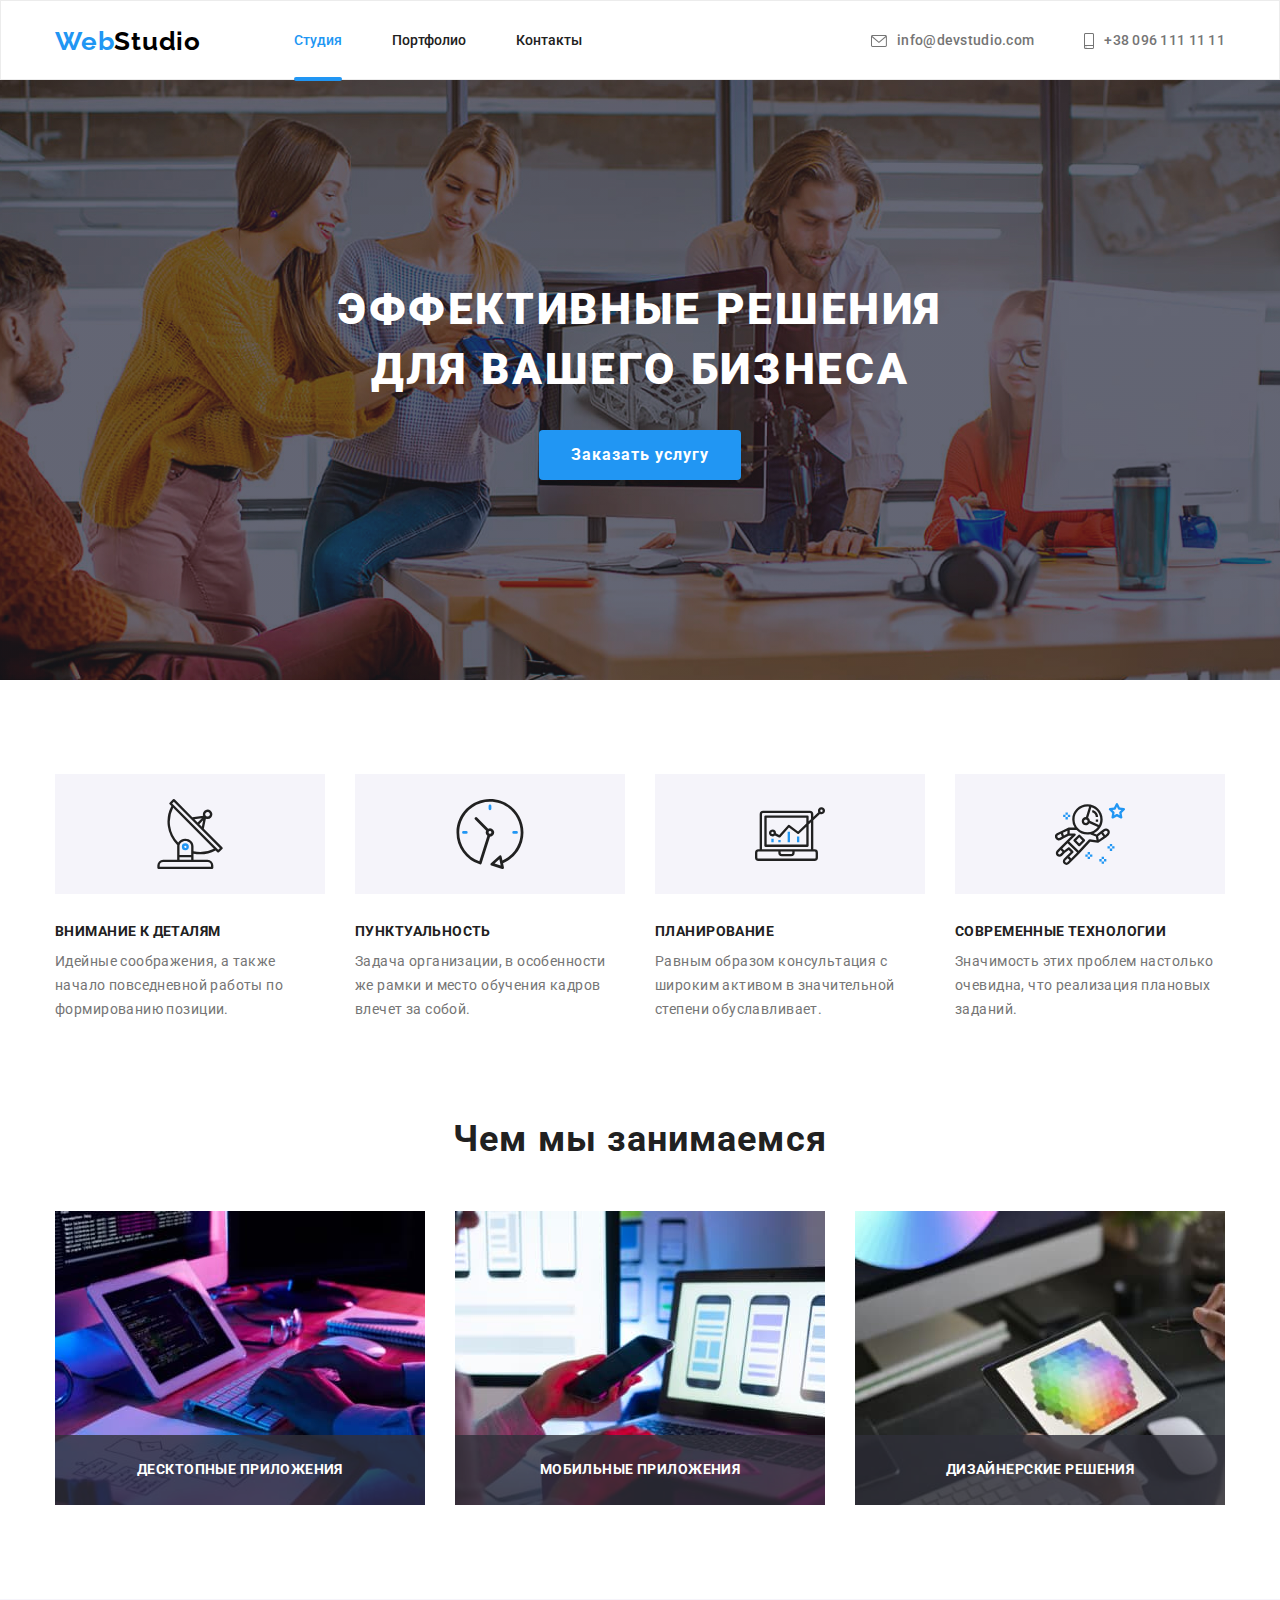
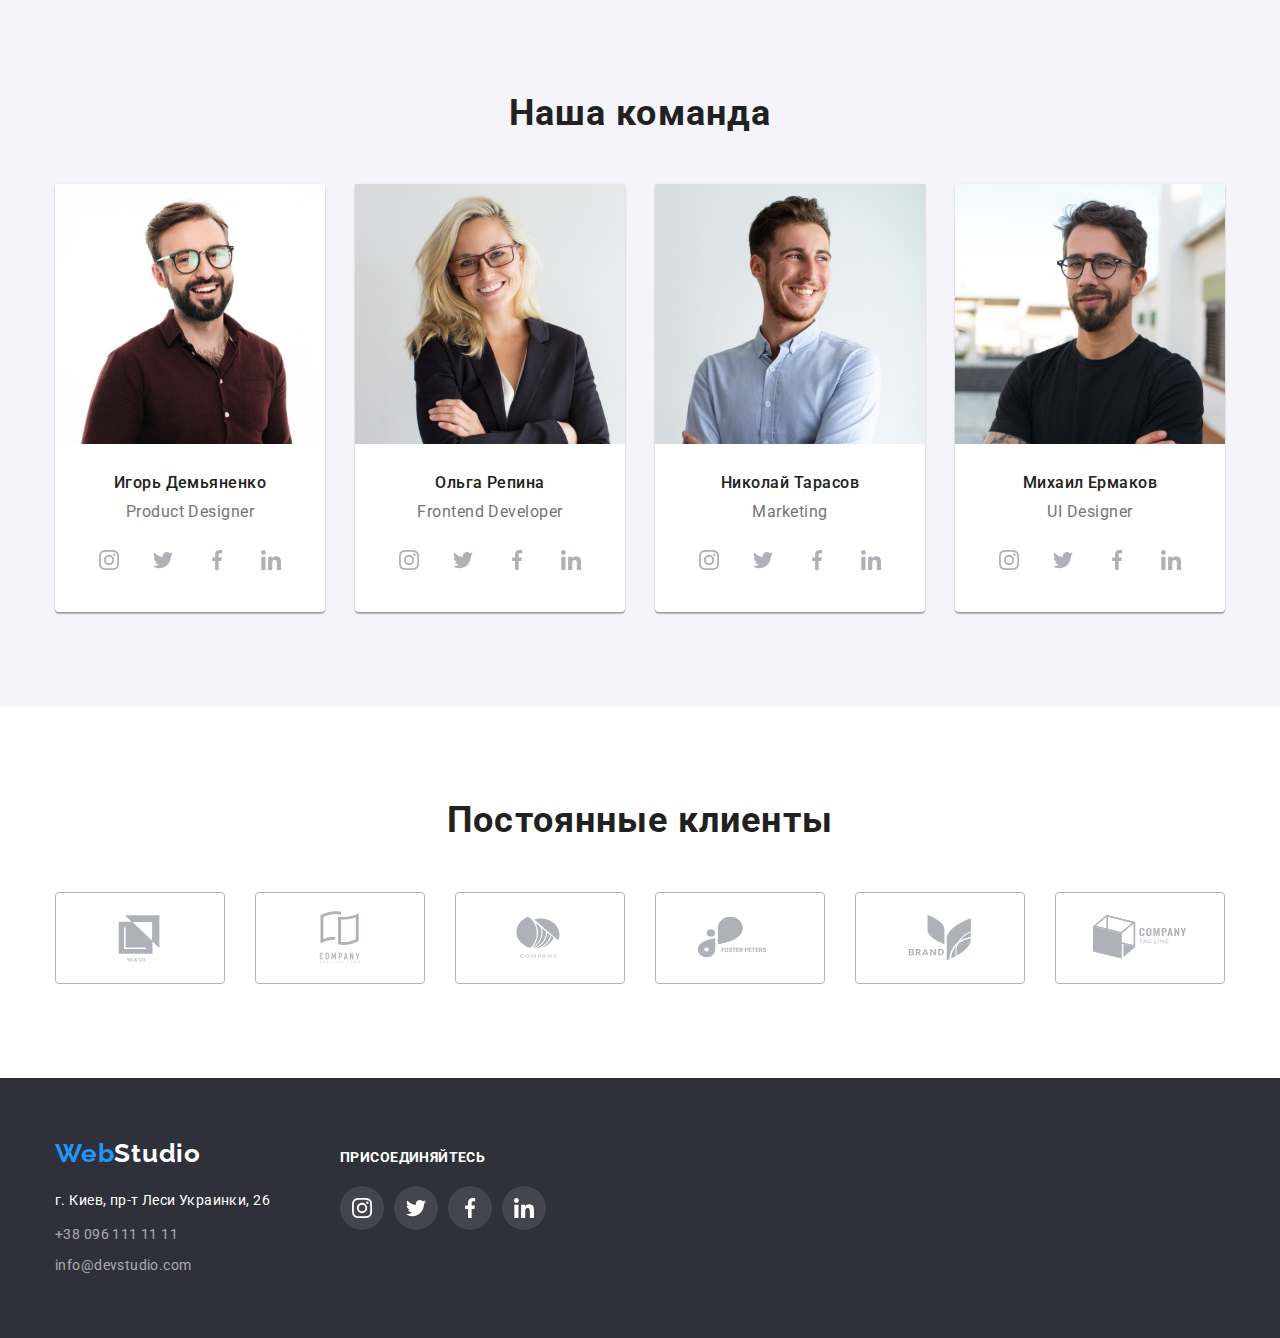
<file: index.html>
<!DOCTYPE html>
<html lang="ru">
<head>
    <meta charset="UTF-8">
    <meta http-equiv="X-UA-Compatible" content="IE=edge">
    <meta name="viewport" content="width=device-width, initial-scale=1.0">
    <link rel="preconnect" href="https://fonts.googleapis.com">
    <link rel="preconnect" href="https://fonts.gstatic.com" crossorigin>
    <link href="https://fonts.googleapis.com/css2?family=Raleway:wght@700&family=Roboto:wght@400;500;700;900&display=swap"
        rel="stylesheet">
    <link rel="stylesheet" href="./css/modern-normalize.css" />
    <link rel="stylesheet" href="./css/styles.css" />
    <title>Студия</title>
</head>
<body class="background">
    <header class="header">
        <div class="container header-container">
            <nav class="nav-container">
            <a href="./index.html" class="studio-name">Web<span class="second-logo-color-header">Studio</span></a>
            <ul class="header-links-container">
                <li class="header-links"><a class="link current" href="./index.html">Студия</a></li>
                <li class="header-links"><a class="link" href="./portfolio.html">Портфолио</a></li>
                <li class="header-links"><a class="link" href="">Контакты</a></li>
            </ul>
            </nav>
            <ul class="header-contacts-container">
                <li class="header-contacts-link"><a class="header-contacts" href="mailto:info@devstudio.com">
                    <svg class="header-contacts-icon" width="16" height="12">
                        <use href="./images/icons.svg#icon-mail"></use>
                    </svg>
                    info@devstudio.com</a></li>
                <li class="header-contacts-link"><a class="header-contacts" href="tel:+380961111111">
                    <svg class="header-contacts-icon" width="10" height="16">
                        <use href="./images/icons.svg#icon-smartphone"></use>
                    </svg>
                    +38 096 111 11 11</a></li>
            </ul>
        </div>
    </header>
    <main>
        <section class="hero-section">
            <div class="container">
                <h1 class="first-heading">Эффективные решения для вашего бизнеса</h1>
                <button class="hero-section-button" type="button" data-modal-open>Заказать услугу</button>
            </div>
        </section>
        <section class="section">
            <div class="container">
                <h2 class="hidding-text">Особенности</h2>
                <ul class="peculiarities-list">
                    <li class="peculiarities-container">
                        <div class="peculiarities-icon-container">
                            <svg class="peculiarities-icon" width="70" height="70">
                                <use href="./images/icons.svg#icon-antenna"></use>
                            </svg>
                        </div>
                        <h3 class="peculiarities-heading">Внимание к деталям</h3>
                        <p class="peculiarities-text">Идейные соображения, а также начало повседневной работы по формированию позиции.</p>
                    </li>
                    <li class="peculiarities-container">
                        <div class="peculiarities-icon-container">
                            <svg class="peculiarities-icon" width="70" height="70">
                                <use href="./images/icons.svg#icon-clock"></use>
                            </svg>
                        </div>
                        <h3 class="peculiarities-heading">Пунктуальность</h3>
                        <p class="peculiarities-text">Задача организации, в особенности же рамки и место обучения кадров влечет за собой.</p>
                    </li>
                    <li class="peculiarities-container">
                        <div class="peculiarities-icon-container">
                            <svg class="peculiarities-icon" width="70" height="70">
                                <use href="./images/icons.svg#icon-diagram"></use>
                            </svg>
                        </div>
                        <h3 class="peculiarities-heading">Планирование</h3>
                        <p class="peculiarities-text">Равным образом консультация с широким активом в значительной степени обуславливает.</p>
                    </li>
                    <li class="peculiarities-container">
                        <div class="peculiarities-icon-container">
                            <svg class="peculiarities-icon" width="70" height="70">
                                <use href="./images/icons.svg#icon-astronaut"></use>
                            </svg>
                        </div>
                        <h3 class="peculiarities-heading">Современные технологии</h3>
                        <p class="peculiarities-text">Значимость этих проблем настолько очевидна, что реализация плановых заданий.</p>
                    </li>
                </ul>
            </div>
        </section>
        <section class="section">
            <div class="container">
                <h2 class="our-worcks-main-heading">Чем мы занимаемся</h2>
                <ul class="our-worcks-list">
                    <li class="our-worcks-container"><img src="./images/box1_img.jpg" alt="человек набирает текст на клавиатуре сидя перед планшетом" width="370">
                    <div class="our-worcks-bg">
                    <h3 class="our-worcks-heading">Десктопные приложения</h3>
                    </div>
                    </li>
                    <li class="our-worcks-container"><img src="./images/box2_img.jpg" alt="человек сидит перед ноутбуком и смотрит в телефон" width="370">
                    <div class="our-worcks-bg">
                    <h3 class="our-worcks-heading">Мобильные приложения</h3>
                    </div>
                    </li>
                    <li class="our-worcks-container"><img src="./images/box3_img.jpg" alt="человек выбирает стилусом грандиент цветов на планшете" width="370">
                    <div class="our-worcks-bg">
                    <h3 class="our-worcks-heading">Дизайнерские решения</h3>
                    </div>
                    </li>
                </ul>
            </div>
        </section>
        <section class="team-section section">
            <div class="container">
                <h2 class="our-team-heading">Наша команда</h2>
                <ul class="our-team-list">
                    <li class="team-member-cart">
                        <img src="./images/demyanenko.jpg" alt="фото сотрудника Игоря Демьяненка" width="270">
                        <div class="team-member-text">
                            <h3 class="team-member-name">Игорь Демьяненко</h3>
                            <p lang="en" class="position">Product Designer</p>
                            <ul class="team-social-list">
                                <li class="team-social-item">
                                    <a href="" class="team-social-link">
                                        <svg class="team-social-icon" width="20" height="20">
                                        <use href="./images/icons.svg#icon-instagram"></use>
                                        </svg>
                                    </a>
                                </li>
                                <li class="team-social-item">
                                    <a href="" class="team-social-link">
                                        <svg class="team-social-icon" width="20" height="20">
                                        <use href="./images/icons.svg#icon-twitter"></use>
                                        </svg>
                                    </a>
                                </li>
                                <li class="team-social-item">
                                    <a href="" class="team-social-link">
                                        <svg class="team-social-icon" width="20" height="20">
                                        <use href="./images/icons.svg#icon-facebook"></use>
                                        </svg>
                                    </a>
                                </li>
                                <li class="team-social-item">
                                    <a href="" class="team-social-link">
                                        <svg class="team-social-icon" width="20" height="20">
                                        <use href="./images/icons.svg#icon-linkedin"></use>
                                        </svg>
                                    </a>
                                </li>
                            </ul>
                        </div>
                    </li>
                    <li class="team-member-cart">
                        <img src="./images/repina.jpg" alt="фото сотрудницы Ольги Репины" width="270">
                        <div class="team-member-text">
                            <h3 class="team-member-name">Ольга Репина</h3>
                            <p lang="en" class="position">Frontend Developer</p>
                            <ul class="team-social-list">
                                <li class="team-social-item">
                                    <a href="" class="team-social-link">
                                        <svg class="team-social-icon" width="20" height="20">
                                        <use href="./images/icons.svg#icon-instagram"></use>
                                        </svg>
                                    </a>
                                </li>
                                <li class="team-social-item">
                                    <a href="" class="team-social-link">
                                        <svg class="team-social-icon" width="20" height="20">
                                        <use href="./images/icons.svg#icon-twitter"></use>
                                        </svg>
                                    </a>
                                </li>
                                <li class="team-social-item">
                                    <a href="" class="team-social-link">
                                        <svg class="team-social-icon" width="20" height="20">
                                        <use href="./images/icons.svg#icon-facebook"></use>
                                        </svg>
                                    </a>
                                </li>
                                <li class="team-social-item">
                                    <a href="" class="team-social-link">
                                        <svg class="team-social-icon" width="20" height="20">
                                        <use href="./images/icons.svg#icon-linkedin"></use>
                                        </svg>
                                    </a>
                                </li>
                            </ul>
                        </div>
                    </li>
                    <li class="team-member-cart">
                        <img src="./images/tarasov.jpg" alt="фото сотрудника Николая Тарасова" width="270">
                        <div class="team-member-text">
                            <h3 class="team-member-name">Николай Тарасов</h3>
                            <p lang="en" class="position">Marketing</p>
                            <ul class="team-social-list">
                                <li class="team-social-item">
                                    <a href="" class="team-social-link">
                                        <svg class="team-social-icon" width="20" height="20">
                                        <use href="./images/icons.svg#icon-instagram"></use>
                                        </svg>
                                    </a>
                                </li>
                                <li class="team-social-item">
                                    <a href="" class="team-social-link">
                                        <svg class="team-social-icon" width="20" height="20">
                                        <use href="./images/icons.svg#icon-twitter"></use>
                                        </svg>
                                    </a>
                                </li>
                                <li class="team-social-item">
                                    <a href="" class="team-social-link">
                                        <svg class="team-social-icon" width="20" height="20">
                                        <use href="./images/icons.svg#icon-facebook"></use>
                                        </svg>
                                    </a>
                                </li>
                                <li class="team-social-item">
                                    <a href="" class="team-social-link">
                                        <svg class="team-social-icon" width="20" height="20">
                                        <use href="./images/icons.svg#icon-linkedin"></use>
                                        </svg>
                                    </a>
                                </li>
                            </ul>
                        </div>
                    </li>
                    <li class="team-member-cart">
                        <img src="./images/yermakov.jpg" alt="фото сотрудника Михаила Ермакова" width="270">
                        <div class="team-member-text">
                            <h3 class="team-member-name">Михаил Ермаков</h3>
                            <p lang="en" class="position">UI Designer</p>
                            <ul class="team-social-list">
                                <li class="team-social-item">
                                    <a href="" class="team-social-link">
                                        <svg class="team-social-icon" width="20" height="20">
                                        <use href="./images/icons.svg#icon-instagram"></use>
                                        </svg>
                                    </a>
                                </li>
                                <li class="team-social-item">
                                    <a href="" class="team-social-link">
                                        <svg class="team-social-icon" width="20" height="20">
                                        <use href="./images/icons.svg#icon-twitter"></use>
                                        </svg>
                                    </a>
                                </li>
                                <li class="team-social-item">
                                    <a href="" class="team-social-link">
                                        <svg class="team-social-icon" width="20" height="20">
                                        <use href="./images/icons.svg#icon-facebook"></use>
                                        </svg>
                                    </a>
                                </li>
                                <li class="team-social-item">
                                    <a href="" class="team-social-link">
                                        <svg class="team-social-icon" width="20" height="20">
                                        <use href="./images/icons.svg#icon-linkedin"></use>
                                        </svg>
                                    </a>
                                </li>
                            </ul>
                        </div>
                    </li>
                </ul>
            </div>
        </section>
        <section class="section">
            <div class="container">
                <h2 class="clients-heading">Постоянные клиенты</h2>
                <ul class="clients-list">
                    <li class="clients-item">
                        <a href="" class="clients-link">
                            <svg class="clients-icon" width="106" height="60">
                                <use href="./images/icons.svg#icon-client-logo-1"></use>

                            </svg>
                        </a>
                    </li>
                    <li class="clients-item">
                        <a href="" class="clients-link">
                            <svg class="clients-icon" width="106" height="60">
                                <use href="./images/icons.svg#icon-client-logo-2"></use>

                            </svg>
                        </a>
                    </li>
                    <li class="clients-item">
                        <a href="" class="clients-link">
                            <svg class="clients-icon" width="106" height="60">
                                <use href="./images/icons.svg#icon-client-logo-3"></use>

                            </svg>
                        </a>
                    </li>
                    <li class="clients-item">
                        <a href="" class="clients-link">
                            <svg class="clients-icon" width="106" height="60">
                                <use href="./images/icons.svg#icon-client-logo-4"></use>

                            </svg>
                        </a>
                    </li>
                    <li class="clients-item">
                        <a href="" class="clients-link">
                            <svg class="clients-icon" width="106" height="60">
                                <use href="./images/icons.svg#icon-client-logo-5"></use>

                            </svg>
                        </a>
                    </li>
                    <li class="clients-item">
                        <a href="" class="clients-link">
                            <svg class="clients-icon" width="106" height="60">
                                <use href="./images/icons.svg#icon-client-logo-6"></use>

                            </svg>
                        </a>
                    </li>
                </ul>
            </div>
        </section>
    </main>
    <footer class="footer-section">
        <div class="container footer-container">
            <div class="adress-container">
                    <a href="./index.html" class="footer-studio-name">Web<span class="second-logo-color-footer">Studio</span></a>
                    <address>
                    <ul class="footer-list">
                        <li class="studio-adress">г. Киев, пр-т Леси Украинки, 26</li>
                        <li class="footer-contacts"><a class="footer-contacts-link" href="tel:+380961111111">+38 096 111 11 11</a></li>
                        <li class="footer-contacts"><a class="footer-contacts-link" href="mailto:info@devstudio.com">info@devstudio.com</a></li>
                    </ul>
                </address>
                </div>
                <div class="footer-social-container">
                    <p class="footer-social-heading">Присоединяйтесь</p>
                        <ul class="footer-social-list">
                            <li class="footer-social-item">
                                <a href="" class="footer-social-link">
                                    <svg class="footer-social-icon" width="20" height="20">
                                        <use href="./images/icons.svg#icon-instagram"></use>
                                    </svg>
                                </a>
                            </li>
                            <li class="footer-social-item">
                                <a href="" class="footer-social-link">
                                    <svg class="footer-social-icon" width="20" height="20">
                                        <use href="./images/icons.svg#icon-twitter"></use>
                                    </svg>
                                </a>
                            </li>
                            <li class="footer-social-item">
                                <a href="" class="footer-social-link">
                                    <svg class="footer-social-icon" width="20" height="20">
                                        <use href="./images/icons.svg#icon-facebook"></use>
                                    </svg>
                                </a>
                            </li>
                            <li class="footer-social-item">
                                <a href="" class="footer-social-link">
                                    <svg class="footer-social-icon" width="20" height="20">
                                        <use href="./images/icons.svg#icon-linkedin"></use>
                                    </svg>
                                </a>
                            </li>
                        </ul>
                </div>
            </div>
    </footer>
        <div class="backdrop is-hidden" data-modal>
        <div class="modal">
            <button type="button" class="modal-close" data-modal-close>
                <svg class="close-icon" width="18" height="18">
                    <use href="./images/icons.svg#icon-modal-close"></use>
                </svg>
            </button>
        </div>
    </div>
    <script src="./js/modal.js"></script>
</body>
</html>
</file>
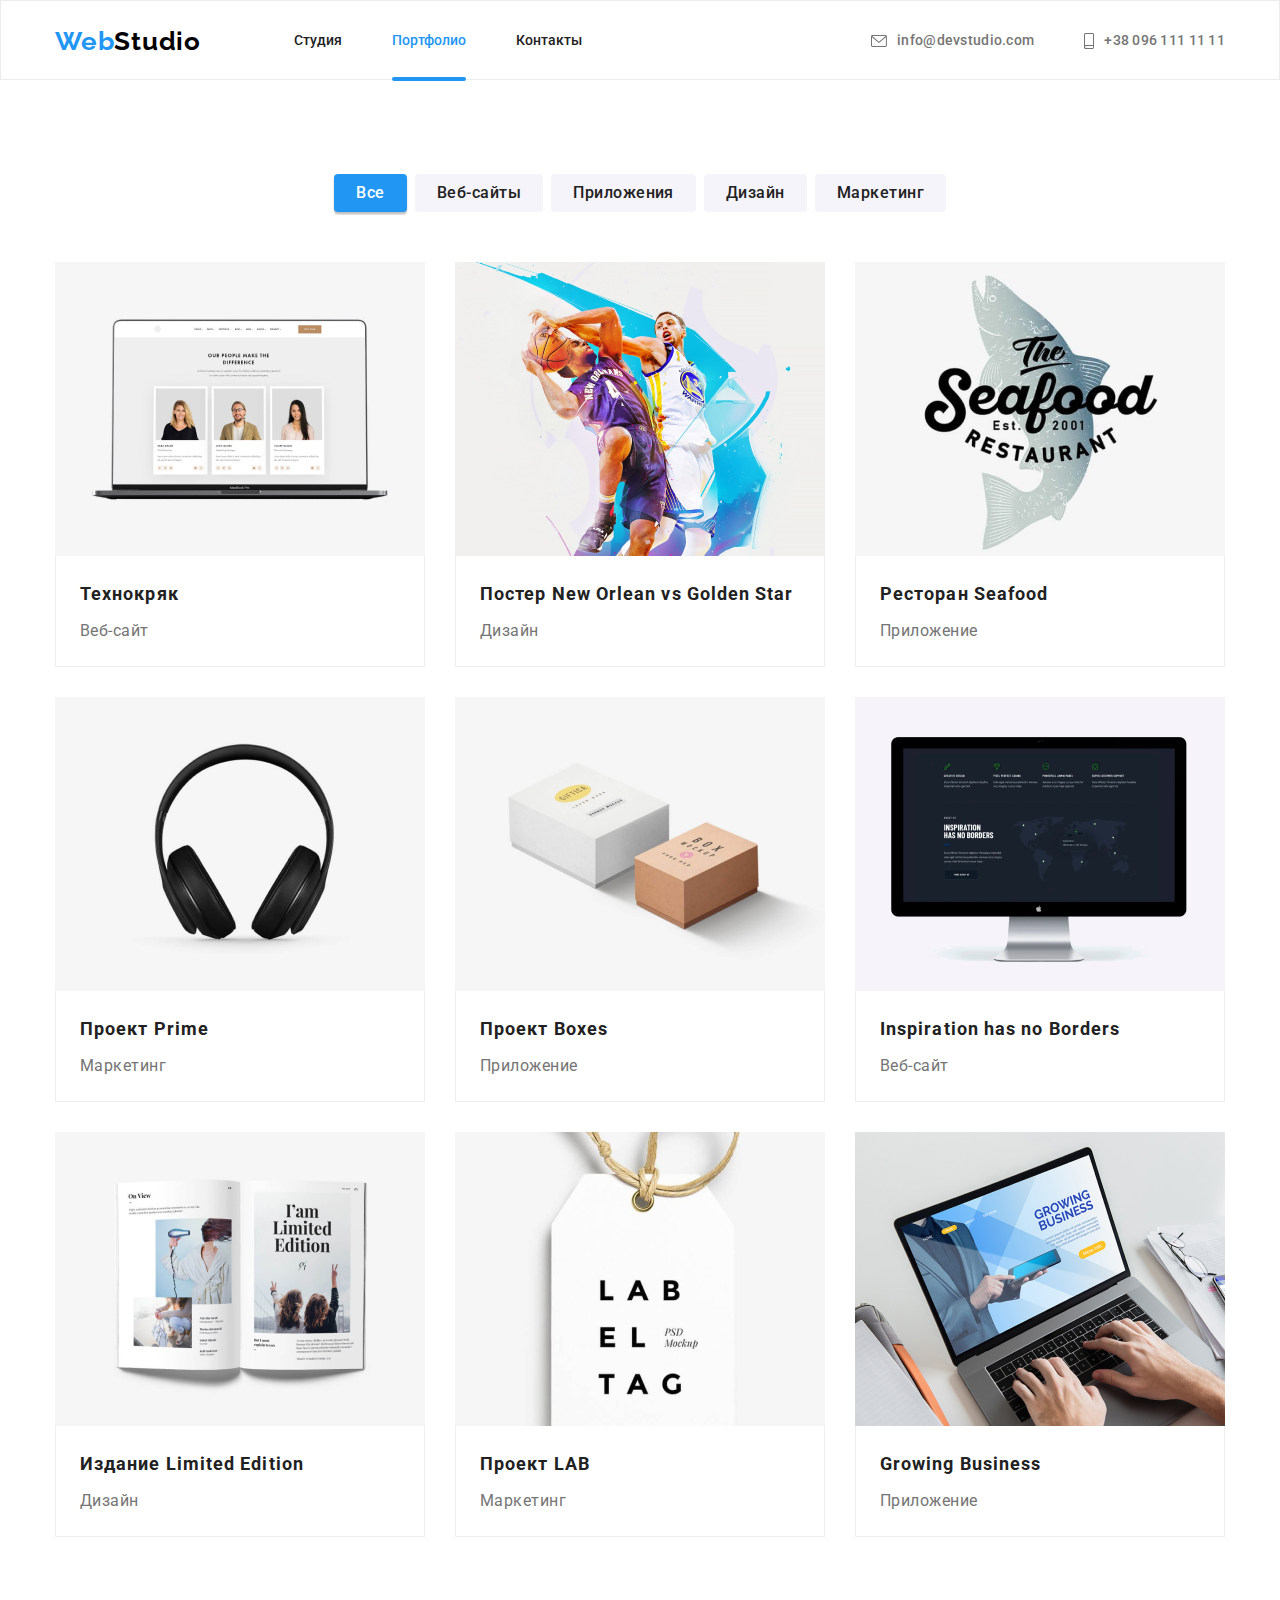
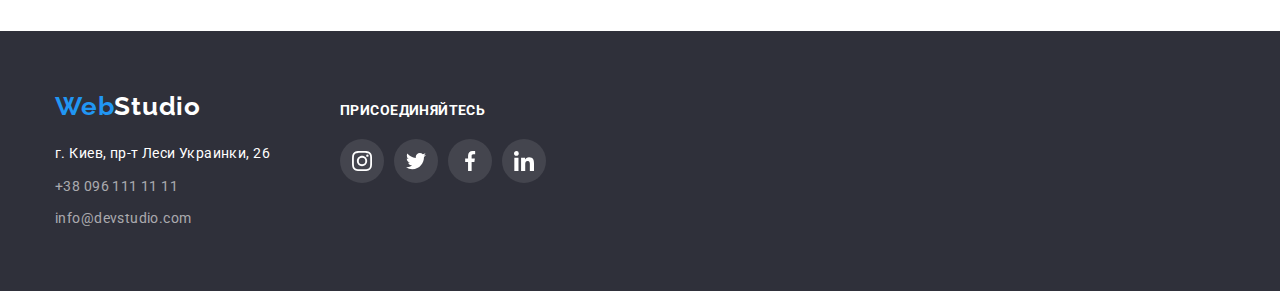
<file: portfolio.html>
<!DOCTYPE html>
<html lang="ru">
<head>
    <meta charset="UTF-8">
    <meta http-equiv="X-UA-Compatible" content="IE=edge">
    <meta name="viewport" content="width=device-width, initial-scale=1.0">
    <link rel="preconnect" href="https://fonts.googleapis.com">
    <link rel="preconnect" href="https://fonts.gstatic.com" crossorigin>
    <link href="https://fonts.googleapis.com/css2?family=Raleway:wght@700&family=Roboto:wght@400;500;700;900&display=swap"
        rel="stylesheet">
    <link rel="stylesheet" href="./css/modern-normalize.css" />
    <link rel="stylesheet" href="./css/styles.css" />
    <title>Портфолио</title>
</head>
<body class="background">
    <header class="header">
        <div class="container header-container">
            <nav class="nav-container">
                <a href="./index.html" class="studio-name">Web<span class="second-logo-color-header">Studio</span></a>
                <ul class="header-links-container">
                    <li class="header-links"><a class="link" href="./index.html">Студия</a></li>
                    <li class="header-links"><a class="link current" href="./portfolio.html">Портфолио</a></li>
                    <li class="header-links"><a class="link" href="">Контакты</a></li>
                </ul>
            </nav>
            <ul class="header-contacts-container">
                <li class="header-contacts-link"><a class="header-contacts" href="mailto:info@devstudio.com">
                        <svg class="header-contacts-icon" width="16" height="12">
                            <use href="./images/icons.svg#icon-mail"></use>
                        </svg>
                        info@devstudio.com</a></li>
                <li class="header-contacts-link"><a class="header-contacts" href="tel:+380961111111">
                        <svg class="header-contacts-icon" width="10" height="16">
                            <use href="./images/icons.svg#icon-smartphone"></use>
                        </svg>
                        +38 096 111 11 11</a></li>
            </ul>
        </div>
    </header>
    <main>
        <section class="section">
            <div class="container">
                <h1 class="hidding-text">Портфолио</h1>
                <ul class="portfolio-button-container">
                    <li class="portfolio-filter"><button class="portfolio-button current" type="button">Все</button></li>
                    <li class="portfolio-filter"><button class="portfolio-button" type="button">Веб-сайты</button></li>
                    <li class="portfolio-filter"><button class="portfolio-button" type="button">Приложения</button></li>
                    <li class="portfolio-filter"><button class="portfolio-button" type="button">Дизайн</button></li>
                    <li class="portfolio-filter"><button class="portfolio-button" type="button">Маркетинг</button></li>
                </ul>
                
                <ul class="project-list">
                    <li class="project">
                        <a href="" class="project-link">
                            <div class="project-cart-top">
                                <img src="./images/group_1.jpg" alt="" width="370">
                                <p class="project-cart-text">Технокряк это современная площадка распространения коронавируса. Компании используют эту платформу для цифрового
                                шпионажа и атак на защищённые сервера конкурентов.</p>
                                </div>
                                <div class="project-cart-bottom"> 
                                <h2 class="project-name">Технокряк</h2>
                                <p class="project-text">Веб-сайт</p>
                            </div>
                        </a>
                    </li>
                    <li class="project">
                        <a href="" class="project-link">
                            <div class="project-cart-top">
                        <img src="./images/group_2.jpg" alt="" width="370">
                            <p class="project-cart-text">Технокряк это современная площадка распространения коронавируса. Компании используют эту платформу для цифрового
                                шпионажа и атак на защищённые сервера конкурентов.</p>
                        </div>
                        <div class="project-cart-bottom"> 
                            <h2 class="project-name">Постер <span lang="en">New Orlean vs Golden Star</span></h2>
                            <p class="project-text">Дизайн</p>
                        
                        </div>
                        </a>
                    </li>
                    <li class="project">
                        <a href="" class="project-link">
                            <div class="project-cart-top">
                        <img src="./images/group_3.jpg" alt="" width="370">
                            <p class="project-cart-text">Технокряк это современная площадка распространения коронавируса. Компании используют эту платформу для цифрового
                                шпионажа и атак на защищённые сервера конкурентов.</p>
                        </div>
                        <div class="project-cart-bottom"> 
                            <h2 class="project-name">Ресторан <span lang="en">Seafood</span></h2>
                            <p class="project-text">Приложение</p>
                        
                        </div>
                        </a>
                    </li>
                    <li class="project">
                        <a href="" class="project-link">
                            <div class="project-cart-top">
                        <img src="./images/group_4.jpg" alt="" width="370">
                            <p class="project-cart-text">Технокряк это современная площадка распространения коронавируса. Компании используют эту платформу для цифрового
                                шпионажа и атак на защищённые сервера конкурентов.</p>
                        </div>
                        <div class="project-cart-bottom"> 
                            <h2 class="project-name">Проект <span lang="en">Prime</span></h2>
                            <p class="project-text">Маркетинг</p>
                        
                        </div>
                        </a>
                    </li>
                    <li class="project">
                        <a href="" class="project-link">
                            <div class="project-cart-top">
                        <img src="./images/group_5.jpg" alt="" width="370">
                            <p class="project-cart-text">Технокряк это современная площадка распространения коронавируса. Компании используют эту платформу для цифрового
                                шпионажа и атак на защищённые сервера конкурентов.</p>
                        </div>
                        <div class="project-cart-bottom"> 
                            <h2 class="project-name">Проект <span lang="en">Boxes</span></h2>
                            <p class="project-text">Приложение</p>
                        
                        </div>
                        </a>
                    </li>
                    <li class="project">
                        <a href="" class="project-link">
                            <div class="project-cart-top">
                        <img src="./images/group_6.jpg" alt="" width="370">
                            <p class="project-cart-text">Технокряк это современная площадка распространения коронавируса. Компании используют эту платформу для цифрового
                                шпионажа и атак на защищённые сервера конкурентов.</p>
                        </div>
                        <div class="project-cart-bottom"> 
                            <h2 class="project-name" lang="en">Inspiration has no Borders</h2>
                            <p class="project-text">Веб-сайт</p>
                        
                        </div>
                        </a>
                    </li>
                    <li class="project">
                        <a href="" class="project-link">
                            <div class="project-cart-top">
                        <img src="./images/group_7.jpg" alt="" width="370">
                            <p class="project-cart-text">Технокряк это современная площадка распространения коронавируса. Компании используют эту платформу для цифрового
                                шпионажа и атак на защищённые сервера конкурентов.</p>
                        </div>
                        <div class="project-cart-bottom"> 
                            <h2 class="project-name">Издание <span lang="en">Limited Edition</span></h2>
                            <p class="project-text">Дизайн</p>
                        
                        </div>
                        </a>
                    </li>
                    <li class="project">
                        <a href="" class="project-link">
                            <div class="project-cart-top">
                        <img src="./images/group_8.jpg" alt="" width="370">
                            <p class="project-cart-text">Технокряк это современная площадка распространения коронавируса. Компании используют эту платформу для цифрового
                                шпионажа и атак на защищённые сервера конкурентов.</p>
                        </div>
                        <div class="project-cart-bottom"> 
                            <h2 class="project-name">Проект <span lang="en">LAB</span></h2>
                            <p class="project-text">Маркетинг</p>
                        
                        </div>
                        </a>
                    </li>
                    <li class="project">
                        <a href="" class="project-link">
                            <div class="project-cart-top">
                        <img src="./images/group_9.jpg" alt="" width="370">
                            <p class="project-cart-text">Технокряк это современная площадка распространения коронавируса. Компании используют эту платформу для цифрового
                                шпионажа и атак на защищённые сервера конкурентов.</p>
                        </div>
                        <div class="project-cart-bottom"> 
                            <h2 class="project-name" lang="en">Growing Business</h2>
                            <p class="project-text">Приложение</p>
                        
                        </div>
                        </a>
                    </li>
                </ul>
            </div>
        </section>

    </main>
    <footer class="footer-section">
        <div class="container footer-container">
            <div class="adress-container">
                <a href="./index.html" class="footer-studio-name">Web<span
                        class="second-logo-color-footer">Studio</span></a>
                <address>
                    <ul class="footer-list">
                        <li class="studio-adress">г. Киев, пр-т Леси Украинки, 26</li>
                        <li class="footer-contacts"><a class="footer-contacts-link" href="tel:+380961111111">+38 096 111 11
                                11</a></li>
                        <li class="footer-contacts"><a class="footer-contacts-link"
                                href="mailto:info@devstudio.com">info@devstudio.com</a></li>
                    </ul>
                </address>
            </div>
            <div class="footer-social-container">
                <p class="footer-social-heading">Присоединяйтесь</p>
                <ul class="footer-social-list">
                    <li class="footer-social-item">
                        <a href="" class="footer-social-link">
                            <svg class="footer-social-icon" width="20" height="20">
                                <use href="./images/icons.svg#icon-instagram"></use>
                            </svg>
                        </a>
                    </li>
                    <li class="footer-social-item">
                        <a href="" class="footer-social-link">
                            <svg class="footer-social-icon" width="20" height="20">
                                <use href="./images/icons.svg#icon-twitter"></use>
                            </svg>
                        </a>
                    </li>
                    <li class="footer-social-item">
                        <a href="" class="footer-social-link">
                            <svg class="footer-social-icon" width="20" height="20">
                                <use href="./images/icons.svg#icon-facebook"></use>
                            </svg>
                        </a>
                    </li>
                    <li class="footer-social-item">
                        <a href="" class="footer-social-link">
                            <svg class="footer-social-icon" width="20" height="20">
                                <use href="./images/icons.svg#icon-linkedin"></use>
                            </svg>
                        </a>
                    </li>
                </ul>
            </div>
        </div>
    </footer>
</body>
</html>
</file>
<file: css/styles.css>
:root {
  --studio-color: #2196f3;
  --second-studio-color: #212121;
  --third-studio-color: #757575;
  --main-background-color: #ffffff;
  --first-logo-color: #ffffff;
  --second-logo-color: #000000;
  --main-heading-color: #ffffff;
  --active-text-color: #ffffff;
  --second-background-color: #f5f4fa;
  --third-background-color: #2f303a;
  --footer-contacts-color: rgba(255, 255, 255, 0.6);
  --border-color: #ececec;
  --portfolio-border-color: #eeeeee;
  --animation-speed: 250ms;
  --animation-cubic: var(--animation-speed) cubic-bezier(0.4, 0, 0.2, 1);
}

h1,
h2,
h3,
h4,
h5,
h6,
p {
  margin: 0;
}

ul {
  margin: 0;
  padding: 0;
}

body {
  font-family: 'Roboto', sans-serif;
  background-color: var(--main-background-color);
  color: var(--third-studio-color);
}
/* HEADER */

.container {
  width: 1200px;
  padding: 0 15px;
  margin: 0 auto;
}

.header {
  border: 1px solid var(--border-color);
  height: 80px;
}

.second-logo-color-header {
  color: var(--second-logo-color);
}

.header-contacts {
  font-weight: 500;
  font-size: 14px;
  line-height: 1.14;
  letter-spacing: 0.02em;
  color: var(--third-studio-color);
  text-decoration: none;
  padding-bottom: 32px;
  padding-top: 32px;
  display: flex;
  justify-content: center;
  align-items: center;
  transition: color var(--animation-cubic);
}

.header-contacts-icon {
  fill: currentColor;
  margin-right: 10px;
}

.header-contacts:hover,
.header-contacts:focus {
  color: var(--studio-color);
}

.header-container {
  display: flex;
  align-items: center;
  justify-content: space-between;
}

.nav-container {
  display: flex;
  align-items: center;
}

.header-links-container {
  list-style-type: none;
  display: flex;
  justify-content: center;
}

.header-contacts-container {
  list-style-type: none;
  display: flex;
  justify-content: center;
}

.link.current {
  color: var(--studio-color);
  position: relative;
}

.link.current::after {
  content: '';
  width: 100%;
  height: 4px;
  border-radius: 2px;
  background-color: var(--studio-color);
  position: absolute;
  left: 0;
  bottom: 0;
}

.header-links {
  margin-right: 50px;
}

.header-links:last-child {
  margin-right: 0px;
}

.header-contacts-link {
  margin-left: 50px;
}

.header-contacts-link:first-child {
  margin-left: 0px;
}

.studio-name {
  font-family: Raleway, sans-serif;
  font-weight: bold;
  font-size: 26px;
  line-height: 1.19;
  text-decoration: none;
  letter-spacing: 0.03em;
  color: var(--studio-color);
  margin-right: 93px;
  padding-bottom: 24px;
  padding-top: 24px;
}

.second-logo-color-footer {
  color: var(--first-logo-color);
}

.link {
  font-weight: 500;
  font-size: 14px;
  line-height: 1.14;
  list-style-type: none;
  text-decoration: none;
  color: var(--second-studio-color);
  padding-bottom: 32px;
  padding-top: 32px;
  display: flex;
  transition: color var(--animation-cubic);
}

.link:hover,
.link:focus {
  color: var(--studio-color);
}

/* HERO */

.first-heading {
  font-style: normal;
  font-weight: 900;
  font-size: 44px;
  line-height: 1.36;
  text-align: center;
  letter-spacing: 0.06em;
  text-transform: uppercase;
  color: var(--main-heading-color);
  width: 696px;
  min-height: 120px;
  margin: 0px auto 30px auto;
}

.hero-section-button {
  background-color: var(--studio-color);
  font-family: Roboto;
  box-shadow: 0px 4px 4px rgba(0, 0, 0, 0.15);
  font-style: normal;
  font-weight: bold;
  font-size: 16px;
  line-height: 1.87;
  display: flex;
  align-items: center;
  text-align: center;
  letter-spacing: 0.06em;
  color: var(--active-text-color);
  cursor: pointer;
  border: 0;
  border-radius: 4px;
  margin: 0 auto;
  padding: 10px 32px;
  min-height: 200;
  height: 50;
  transition: background-color var(--animation-cubic);
}

.hero-section-button:hover,
.hero-section-button:focus {
  background-color: #188ce8;
}

.hero-section {
  display: flex;
  max-width: 1600px;
  margin: 0 auto;
  background-color: var(--third-background-color);
  padding-bottom: 200px;
  padding-top: 200px;
  background-image: linear-gradient(to right, #2f303a66, #2f303a66), url(../images/hero-img.jpg);
  background-repeat: no-repeat;
  background-position: center;
  background-size: cover;
}

/* PRECULIARITIES */

.hidding-text {
  display: none;
}

.peculiarities-heading {
  font-style: normal;
  font-weight: bold;
  font-size: 14px;
  line-height: 1.14;
  letter-spacing: 0.03em;
  text-transform: uppercase;
  color: var(--second-studio-color);
  margin-bottom: 10px;
  height: 16px;
}

.peculiarities-text {
  font-size: 14px;
  line-height: 1.71;
  letter-spacing: 0.03em;
  height: 75px;
}

.peculiarities-container {
  margin-right: 30px;
  width: 270px;
}

.peculiarities-icon-container {
  display: flex;
  width: 270px;
  height: 120px;
  background-color: var(--second-background-color);
  margin-bottom: 30px;
  align-items: center;
  justify-content: center;
}

.peculiarities-container:last-child {
  margin-right: 0;
}

.peculiarities-list {
  list-style-type: none;
  display: flex;
}

/* OUR WORCKS */

.our-worcks-main-heading {
  font-style: normal;
  font-weight: bold;
  font-size: 36px;
  line-height: 1.16;
  text-align: center;
  letter-spacing: 0.03em;
  color: var(--second-studio-color);
  margin-bottom: 50px;
}

.our-worcks-list {
  list-style-type: none;
  display: flex;
  justify-content: space-between;
}

.our-worcks-container {
  margin-right: 30px;
  position: relative;
}

.our-worcks-container:last-child {
  margin-right: 0px;
}

.our-worcks-bg {
  display: flex;
  justify-content: center;
  position: absolute;
  width: 100%;
  height: 70px;
  background-color: rgba(47, 48, 58, 0.8);
  left: 0;
  bottom: 0;
}

.our-worcks-heading {
  display: flex;
  align-items: center;
  font-style: normal;
  font-weight: bold;
  font-size: 14px;
  line-height: 1.14;
  letter-spacing: 0.03em;
  text-transform: uppercase;
  color: var(--main-heading-color);
}

/* OUR TEAM */
.team-section {
  background-color: var(--second-background-color);
}

.our-team-heading,
.clients-heading {
  font-style: normal;
  font-weight: bold;
  font-size: 36px;
  line-height: 1.16;
  text-align: center;
  letter-spacing: 0.03em;
  color: var(--second-studio-color);
  margin-bottom: 50px;
}

.our-team-list {
  list-style-type: none;
  display: flex;
  text-align: center;
}

.team-member-name {
  font-style: normal;
  font-weight: 500;
  font-size: 16px;
  line-height: 1.18;
  letter-spacing: 0.03em;
  color: var(--second-studio-color);
  margin-bottom: 10px;
}

.team-member-text {
  padding: 30px 32px;
}

.position {
  font-weight: normal;
  font-size: 16px;
  line-height: 1.18;
  letter-spacing: 0.03em;
  margin-bottom: 16px;
}

.team-social-list {
  display: flex;
  justify-content: center;
  list-style-type: none;
}

.team-social-item {
  width: 44px;
  height: 44px;
}

.team-social-link {
  width: 100%;
  height: 100%;
  border-radius: 50%;
  display: flex;
  align-items: center;
  justify-content: center;
  color: #afb1b8;
  transition: color var(--animation-cubic), background-color var(--animation-cubic);
}

.team-social-item:nth-child(-n + 3) {
  margin-right: 10px;
}

.team-social-icon {
  fill: currentColor;
}

.team-social-link:hover,
.team-social-link:focus {
  background-color: var(--studio-color);
  color: var(--main-background-color);
}

.team-member-cart {
  background-color: var(--main-background-color);
  margin-right: 30px;
  box-shadow: 0px 1px 3px rgba(0, 0, 0, 0.12), 0px 1px 1px rgba(0, 0, 0, 0.14),
    0px 2px 1px rgba(0, 0, 0, 0.2);
  border-radius: 0px 0px 4px 4px;
}

.team-member-cart:last-child {
  margin-right: 0px;
}

.clients-list {
  display: flex;
  list-style-type: none;
  justify-content: center;
}

.clients-item {
  width: 170px;
  height: 92px;
}

.clients-link {
  width: 100%;
  height: 100%;
  display: flex;
  align-items: center;
  justify-content: center;
  border-radius: 4px;
  border: 1px solid #afb1b8;
  color: #afb1b8;
  cursor: pointer;
  transition: border var(--animation-cubic), color var(--animation-cubic);
}

.clients-item:nth-child(-n + 5) {
  margin-right: 30px;
}

.clients-icon {
  fill: currentColor;
}

.clients-link:hover,
.clients-link:focus {
  color: var(--studio-color);
  border: 1px solid var(--studio-color);
}

/* FOOTER */
.footer-studio-name {
  font-family: Raleway, sans-serif;
  font-weight: bold;
  font-size: 26px;
  line-height: 1.19;
  text-decoration: none;
  letter-spacing: 0.03em;
  color: var(--studio-color);
  display: flex;
  margin-bottom: 20px;
}

.studio-adress {
  font-style: normal;
  font-weight: normal;
  font-size: 14px;
  line-height: 1.7;
  letter-spacing: 0.03em;
  color: var(--first-logo-color);
  margin-bottom: 10px;
}

.footer-contacts-link {
  font-style: normal;
  font-weight: normal;
  font-size: 14px;
  line-height: 1.7;
  letter-spacing: 0.03em;
  color: var(--footer-contacts-color);
  text-decoration: none;
  transition: color var(--animation-cubic);
}

.footer-contacts {
  margin-bottom: 8px;
}

.footer-contacts:last-child {
  margin-bottom: 0;
}

.footer-contacts-link:hover,
.footer-contacts-link:focus {
  color: var(--studio-color);
}

.footer-section {
  background-color: var(--third-background-color);
  padding: 60px 0 60px 0;
}

.footer-list {
  list-style-type: none;
}

.footer-container {
  display: flex;
  align-items: baseline;
}

.adress-container {
  margin-right: 70px;
}

.footer-social-heading {
  display: flex;
  font-style: normal;
  font-weight: bold;
  font-size: 14px;
  line-height: 1.14;
  letter-spacing: 0.03em;
  text-transform: uppercase;
  color: var(--main-heading-color);
  margin-bottom: 20px;
}

.footer-social-list {
  display: flex;
  justify-content: center;
  list-style-type: none;
}

.footer-social-item {
  width: 44px;
  height: 44px;
}

.footer-social-link {
  width: 100%;
  height: 100%;
  border-radius: 50%;
  display: flex;
  align-items: center;
  justify-content: center;
  background-color: #ffffff1a;
  transition: background-color var(--animation-cubic);
}

.footer-social-item:nth-child(-n + 3) {
  margin-right: 10px;
}

.footer-social-icon {
  fill: var(--main-background-color);
}

.footer-social-link:hover,
.footer-social-link:focus {
  background-color: var(--studio-color);
}

/* PORTFOLIO */

.portfolio-button-container {
  list-style-type: none;
  display: flex;
  justify-content: center;
  margin-bottom: 50px;
}

.portfolio-button {
  background-color: var(--second-background-color);
  font-family: Roboto;
  font-weight: 500;
  font-size: 16px;
  line-height: 1.62;
  text-align: center;
  letter-spacing: 0.03em;
  color: var(--second-studio-color);
  cursor: pointer;
  border: 0;
  border-radius: 4px;
  padding: 6px 22px;
  height: 38px;
  min-width: 73px;
  box-shadow: none;
  transition: color var(--animation-cubic), background-color var(--animation-cubic),
    box-shadow var(--animation-cubic);
}

.portfolio-filter {
  margin-right: 8px;
}

.portfolio-filter:last-child {
  margin-right: 0px;
}

.portfolio-button:hover,
.portfolio-button:focus,
.portfolio-button:active {
  color: var(--active-text-color);
  background-color: var(--studio-color);
  box-shadow: 0px 3px 1px rgba(0, 0, 0, 0.1), 0px 1px 2px rgba(0, 0, 0, 0.08),
    0px 2px 2px rgba(0, 0, 0, 0.12);
}
.portfolio-button.current {
  color: var(--active-text-color);
  background: var(--studio-color);
  box-shadow: 0px 3px 1px rgba(0, 0, 0, 0.1), 0px 1px 2px rgba(0, 0, 0, 0.08),
    0px 2px 2px rgba(0, 0, 0, 0.12);
}

.section {
  padding-bottom: 94px;
  padding-top: 94px;
}

.section:nth-child(0n + 3) {
  padding-top: 0;
}

/* PORTFOLIO-PROJECT */
.project-list {
  list-style-type: none;
  display: flex;
  flex-wrap: wrap;
}

.project {
  margin-right: 30px;
  margin-bottom: 30px;
}

.project:nth-child(3n) {
  margin-right: 0;
}

.project:nth-last-child(-n + 3) {
  margin-bottom: 0;
}

.project-cart-bottom {
  border: 1px solid var(--portfolio-border-color);
  border-top: 0;
  padding: 20px 24px;
}

.project-name {
  font-weight: bold;
  font-size: 18px;
  line-height: 2;
  letter-spacing: 0.06em;
  color: var(--second-studio-color);
  margin-bottom: 4px;
}

.project-text {
  font-weight: normal;
  font-size: 16px;
  line-height: 1.87;
  letter-spacing: 0.03em;
  color: var(--third-studio-color);
}

.project-link {
  text-decoration: none;
  cursor: pointer;
  display: block;
  box-shadow: none;
  transition: box-shadow var(--animation-cubic);
}

.project-link:hover,
.project-link:focus {
  box-shadow: 0px 1px 1px rgba(0, 0, 0, 0.12), 0px 4px 4px rgba(0, 0, 0, 0.06),
    1px 4px 6px rgba(0, 0, 0, 0.16);
}

.project-cart-top {
  position: relative;
  overflow: hidden;
}

.project-cart-text {
  position: absolute;
  font-family: Roboto;
  font-size: 18px;
  line-height: 1.55;
  letter-spacing: 0.03em;
  color: var(--main-heading-color);
  background-color: rgba(33, 150, 243, 0.9);
  padding: 63px 24px;
  left: 0;
  top: 0;
  width: 100%;
  height: 100%;
  transform: translateY(101%);
  transition: transform var(--animation-cubic);
}

.project-link:hover .project-cart-text,
.project-link:focus .project-cart-text {
  transform: translateY(0);
}

.backdrop {
  width: 100vw;
  height: 100vh;
  background-color: #00000033;
  position: absolute;
  position: fixed;
  top: 0;
  left: 0;
  transition: opacity var(--animation-cubic), visibility var(--animation-cubic);
}

.backdrop.is-hidden .modal {
  transform: scale(2) rotate(180deg);
}

.modal {
  width: 528px;
  min-height: 581px;
  background-color: var(--main-background-color);
  border-radius: 4px;
  position: absolute;
  top: 50%;
  left: 50%;
  box-shadow: 0px 1px 3px rgba(0, 0, 0, 0.12), 0px 1px 1px rgba(0, 0, 0, 0.14),
    0px 2px 1px rgba(0, 0, 0, 0.2);
  transform: scale(1) rotate(0) translate(-50%, -50%);
  transition: transform var(--animation-cubic);
}

.modal-close {
  position: absolute;
  top: 14px;
  right: 14px;
  width: 30px;
  height: 30px;
  background-color: var(--main-background-color);
  border: 1px solid rgba(0, 0, 0, 0.1);
  border-radius: 50%;
  display: flex;
  align-items: center;
  justify-content: center;
  cursor: pointer;
}

.modal-close:hover,
.modal-close:focus {
  box-shadow: 0px 2px 1px 0px rgba(0, 0, 0, 0.2), 0px 1px 1px 0px rgba(0, 0, 0, 0.14),
    0px 1px 3px 0px rgba(0, 0, 0, 0.12);
}

.modal-close:active {
  box-shadow: none;
}

.is-hidden {
  visibility: hidden;
  opacity: 0;
  pointer-events: none;
}
</file>
